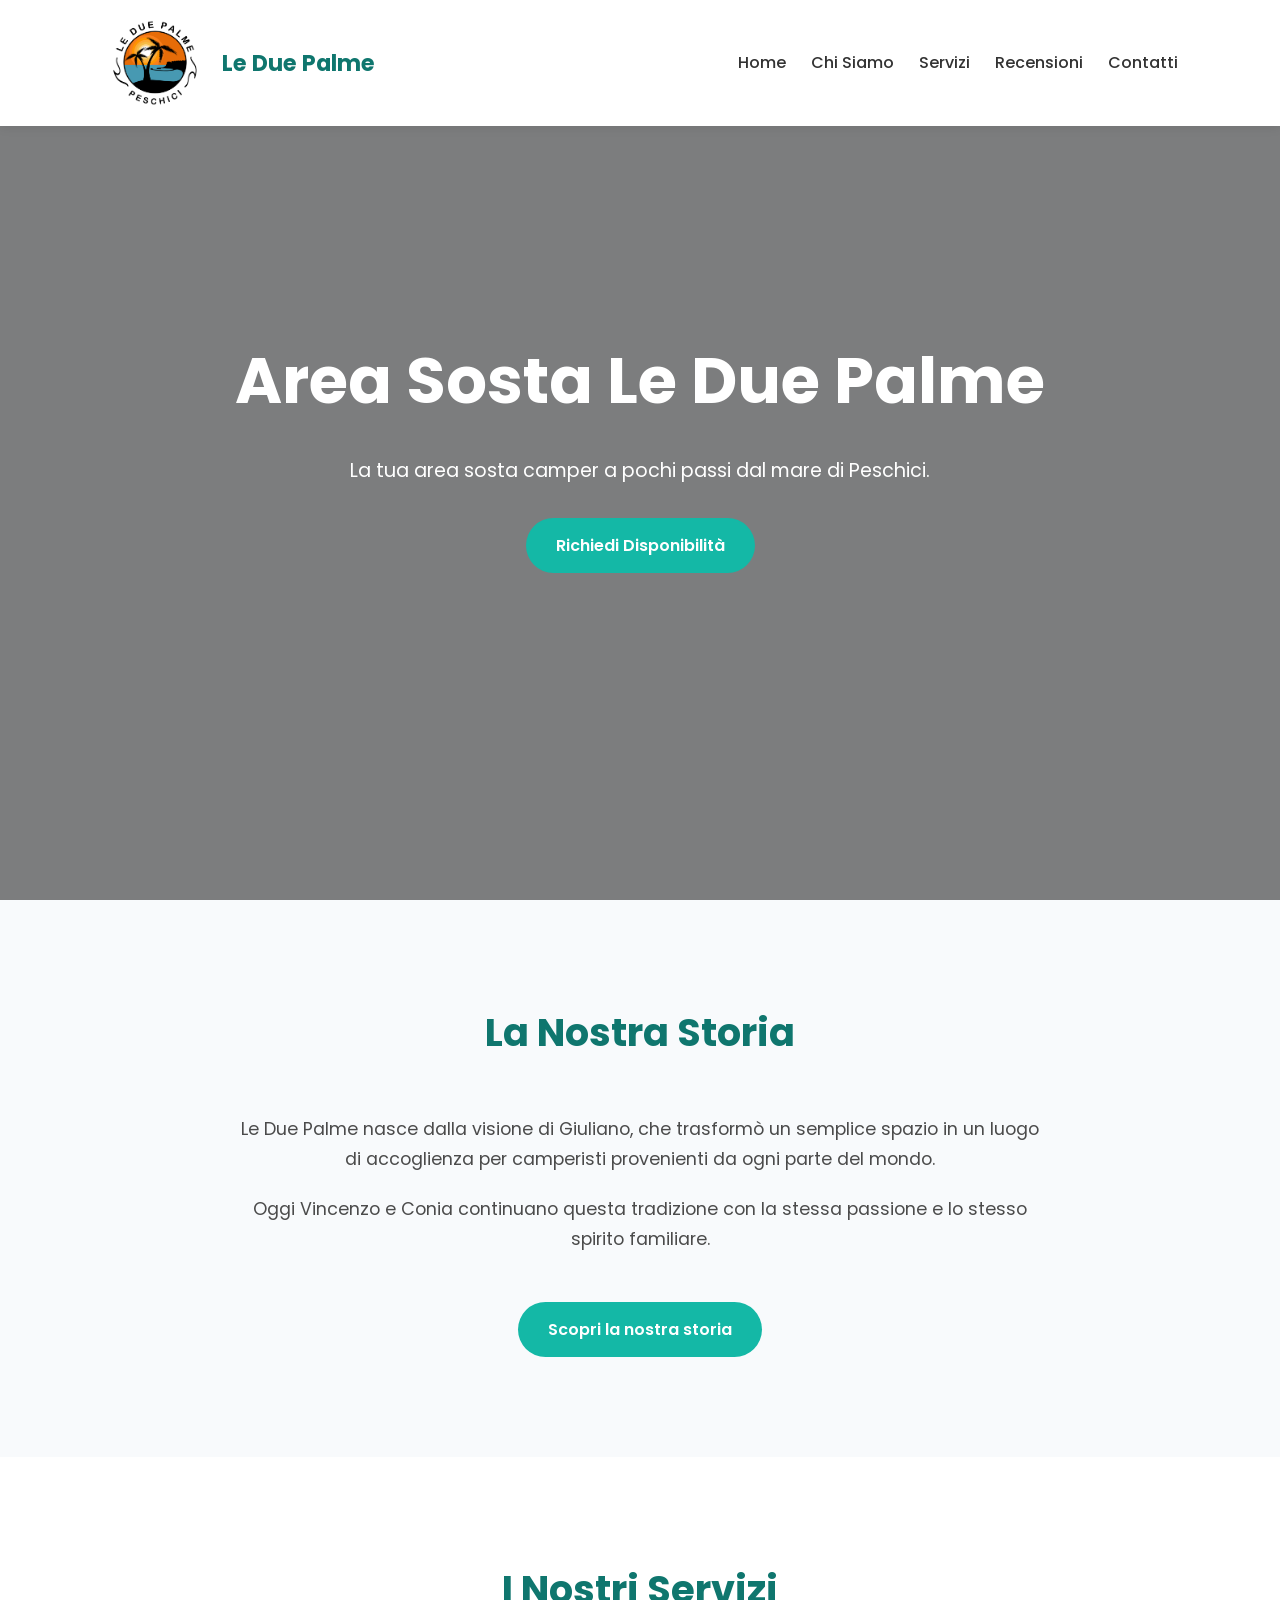
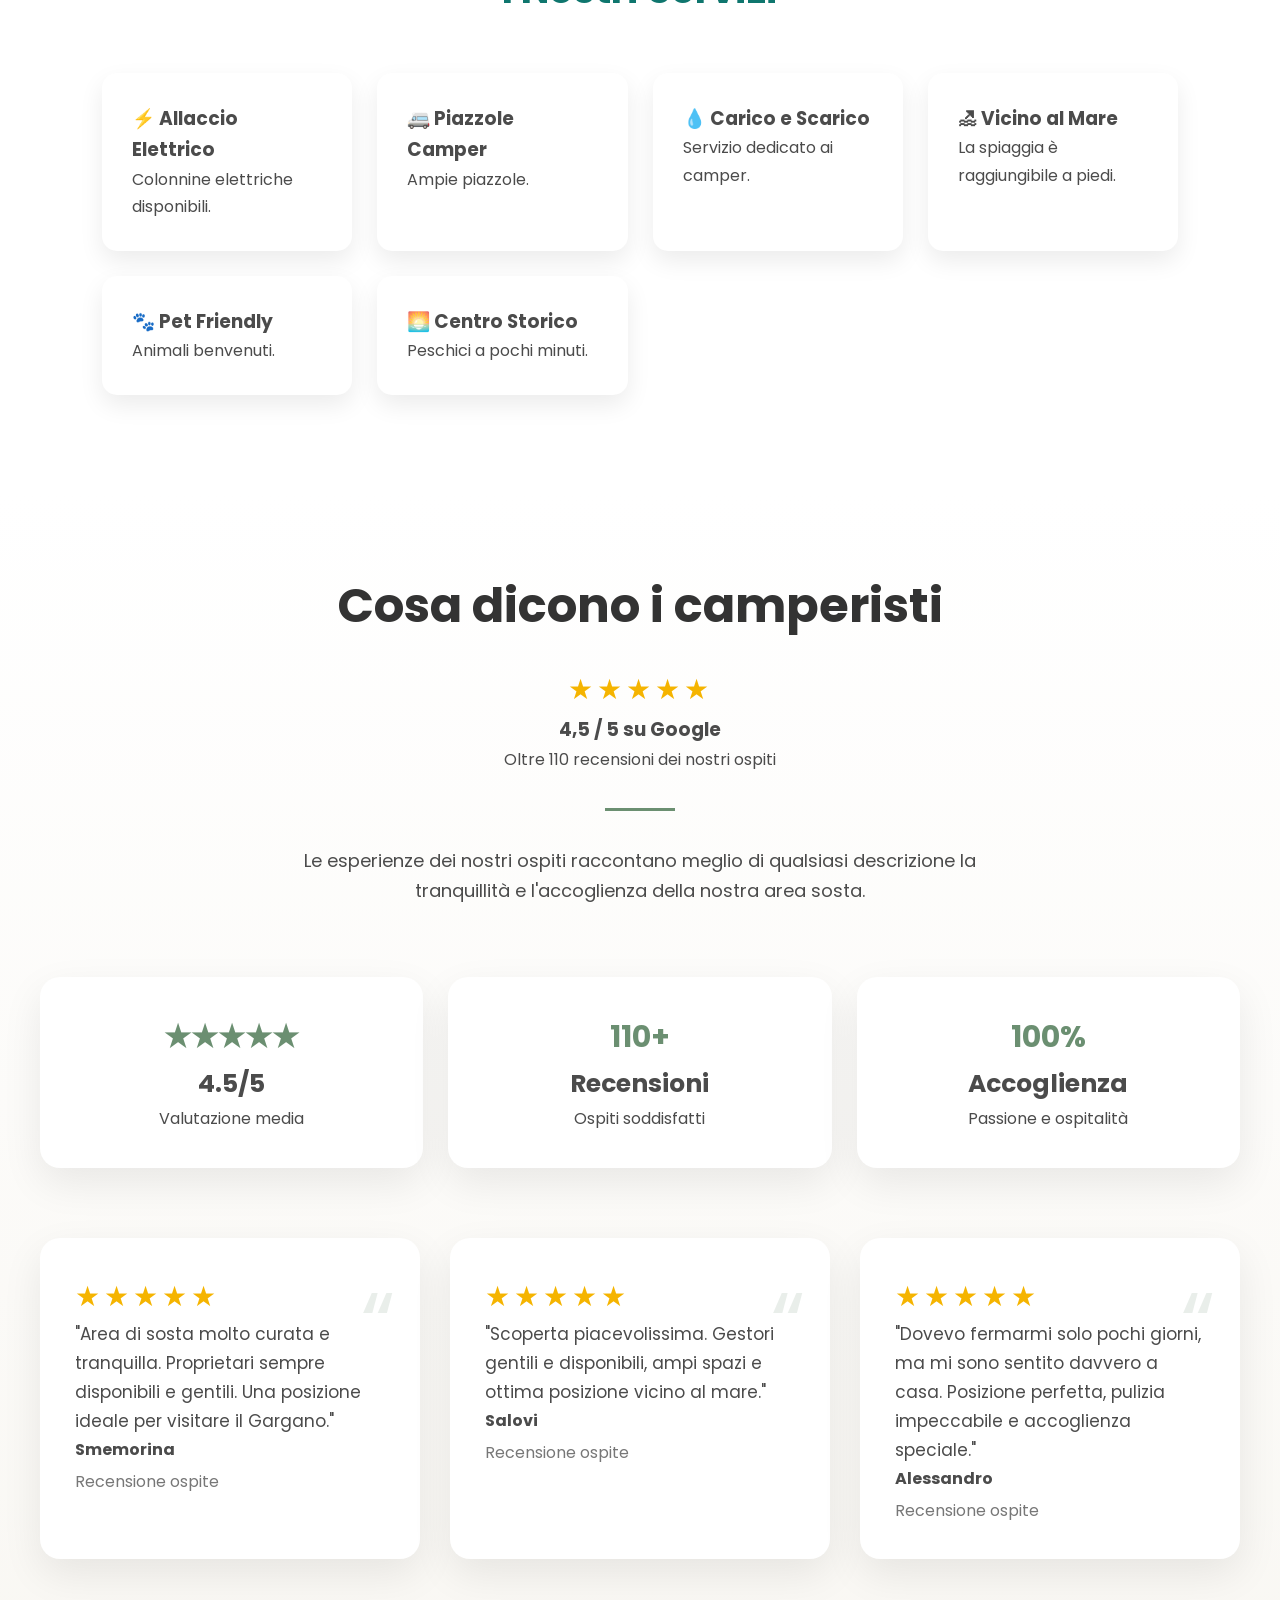
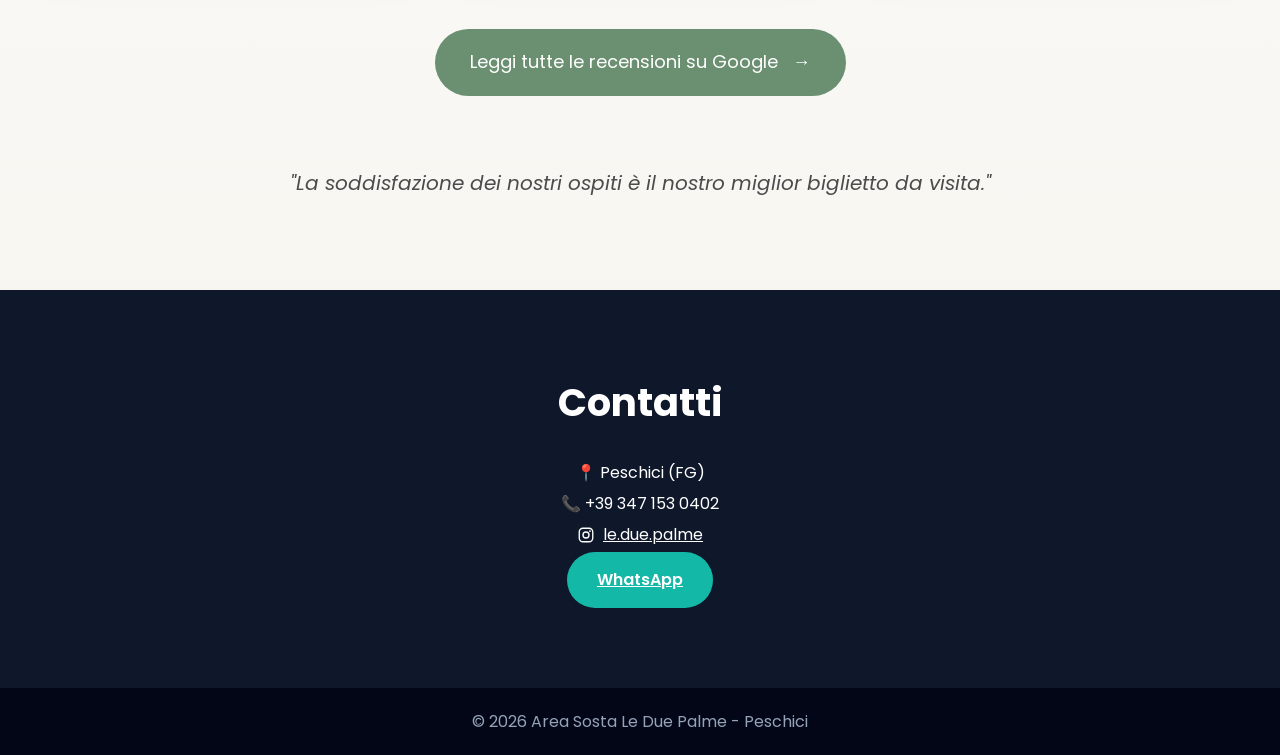
<file: index.html>
<!DOCTYPE html>
<html lang="it">
<head>
    <meta charset="UTF-8">
    <meta name="viewport" content="width=device-width, initial-scale=1.0">
    <link rel="canonical" href="https://www.leduepalme-peschici.it/">

    <title>Area Sosta Le Due Palme | Peschici</title>

    <meta name="description" content="Area Sosta Le Due Palme a Peschici. Piazzole camper, allaccio elettrico, carico e scarico, vicino al mare e al centro storico.">

    <link rel="stylesheet" href="style.css">
    <link rel="stylesheet" href="recensioni.css">

    <link href="https://fonts.googleapis.com/css2?family=Poppins:wght@300;400;500;600;700&display=swap" rel="stylesheet">
</head>

<body>

<nav>
    <div class="logo"><img src="immagini/logo.png" alt="Le Due Palme logo"> Le Due Palme</div>

    <button class="menu-toggle" aria-label="Apri menu" aria-expanded="false">☰</button>

    <ul class="nav-links" id="nav-links">
        <li><a href="#home">Home</a></li>
        <li><a href="chi-siamo.html">Chi Siamo</a></li>
        <li><a href="#servizi">Servizi</a></li>
        <li><a href="#recensioni">Recensioni</a></li>
        <li><a href="#contatti">Contatti</a></li>
    </ul>
</nav>

<header id="home">
    <div class="hero">
        <h1>Area Sosta Le Due Palme</h1>

        <p>
            La tua area sosta camper a pochi passi dal mare di Peschici.
        </p>

        <a href="#contatti" class="btn">
            Richiedi Disponibilità
        </a>
    </div>
</header>

<section id="chi-siamo">

<div class="section-title">
<h2>La Nostra Storia</h2>
</div>

<div class="about-preview">

<p>
Le Due Palme nasce dalla visione di Giuliano, che trasformò un semplice spazio in un luogo di accoglienza per camperisti provenienti da ogni parte del mondo.
</p>

<p>
Oggi Vincenzo e Conia continuano questa tradizione con la stessa passione e lo stesso spirito familiare.
</p>

<br>

<a href="chi-siamo.html" class="btn">
Scopri la nostra storia
</a>

</div>

</section>

<section id="servizi" class="services">

    <h2>I Nostri Servizi</h2>

    <div class="cards">

        <div class="card">
            <h3>⚡ Allaccio Elettrico</h3>
            <p>Colonnine elettriche disponibili.</p>
        </div>

        <div class="card">
            <h3>🚐 Piazzole Camper</h3>
            <p>Ampie piazzole.</p>
        </div>

        <div class="card">
            <h3>💧 Carico e Scarico</h3>
            <p>Servizio dedicato ai camper.</p>
        </div>

        <div class="card">
            <h3>🏖 Vicino al Mare</h3>
            <p>La spiaggia è raggiungibile a piedi.</p>
        </div>

        <div class="card">
            <h3>🐾 Pet Friendly</h3>
            <p>Animali benvenuti.</p>
        </div>

        <div class="card">
            <h3>🌅 Centro Storico</h3>
            <p>Peschici a pochi minuti.</p>
        </div>

    </div>

</section>

<section id="recensioni" class="reviews-section">

    <div class="container">

        <div class="reviews-header fade">

            <h1>Cosa dicono i camperisti</h1>
            <div class="stars">★★★★★</div>
            <h3>4,5 / 5 su Google</h3>
            <p>Oltre 110 recensioni dei nostri ospiti</p>

            <div class="line"></div>

            <p class="subtitle">
                Le esperienze dei nostri ospiti raccontano meglio di qualsiasi descrizione la tranquillità e l'accoglienza della nostra area sosta.
            </p>

        </div>

        <div class="numbers">
            <div class="number-box fade">
                <strong>★★★★★</strong>
                <span>4.5/5</span>
                <p>Valutazione media</p>
            </div>

            <div class="number-box fade">
                <strong>110+</strong>
                <span>Recensioni</span>
                <p>Ospiti soddisfatti</p>
            </div>

            <div class="number-box fade">
                <strong>100%</strong>
                <span>Accoglienza</span>
                <p>Passione e ospitalità</p>
            </div>
        </div>

        <div class="reviews-grid">
            <div class="review-card fade">
                <div class="quote">“</div>
                <div class="stars">★★★★★</div>
                <p>
                    "Area di sosta molto curata e tranquilla. Proprietari sempre disponibili e gentili. Una posizione ideale per visitare il Gargano."
                </p>
                <h4>Smemorina</h4>
                <span>Recensione ospite</span>
            </div>

            <div class="review-card fade">
                <div class="quote">“</div>
                <div class="stars">★★★★★</div>
                <p>
                    "Scoperta piacevolissima. Gestori gentili e disponibili, ampi spazi e ottima posizione vicino al mare."
                </p>
                <h4>Salovi</h4>
                <span>Recensione ospite</span>
            </div>

            <div class="review-card fade">
                <div class="quote">“</div>
                <div class="stars">★★★★★</div>
                <p>
                    "Dovevo fermarmi solo pochi giorni, ma mi sono sentito davvero a casa. Posizione perfetta, pulizia impeccabile e accoglienza speciale."
                </p>
                <h4>Alessandro</h4>
                <span>Recensione ospite</span>
            </div>
        </div>

        <div class="google-button fade">
            <a href="https://www.google.com/maps/search/?api=1&query=Le+Due+Palme+Peschici" target="_blank" rel="noopener">
                Leggi tutte le recensioni su Google
                <span>→</span>
            </a>
        </div>

        <p class="footer-text">"La soddisfazione dei nostri ospiti è il nostro miglior biglietto da visita."</p>

    </div>

</section>

<section id="contatti" class="contact">

    <h2>Contatti</h2>

    <p>📍 Peschici (FG)</p>

    <p>📞 +39 347 153 0402</p>

    <p class="instagram-line">
        <svg class="instagram-icon" viewBox="0 0 24 24" aria-hidden="true" focusable="false">
            <rect x="3" y="3" width="18" height="18" rx="5" fill="none" stroke="currentColor" stroke-width="1.8"></rect>
            <circle cx="12" cy="12" r="4" fill="none" stroke="currentColor" stroke-width="1.8"></circle>
            <circle cx="17.25" cy="6.75" r="1.25" fill="currentColor"></circle>
        </svg>
        <a href="https://www.instagram.com/le.due.palme?utm_source=ig_web_button_share_sheet&igsh=ZDNlZDc0MzIxNw==" target="_blank" rel="noopener">le.due.palme</a>
    </p>

    <a href="https://wa.me/393471530402" class="btn">
        WhatsApp
    </a>

</section>

<footer>
    © 2026 Area Sosta Le Due Palme - Peschici
</footer>

<script src="script.js"></script>
<script src="recensioni.js"></script>

</body>
</html>
</file>
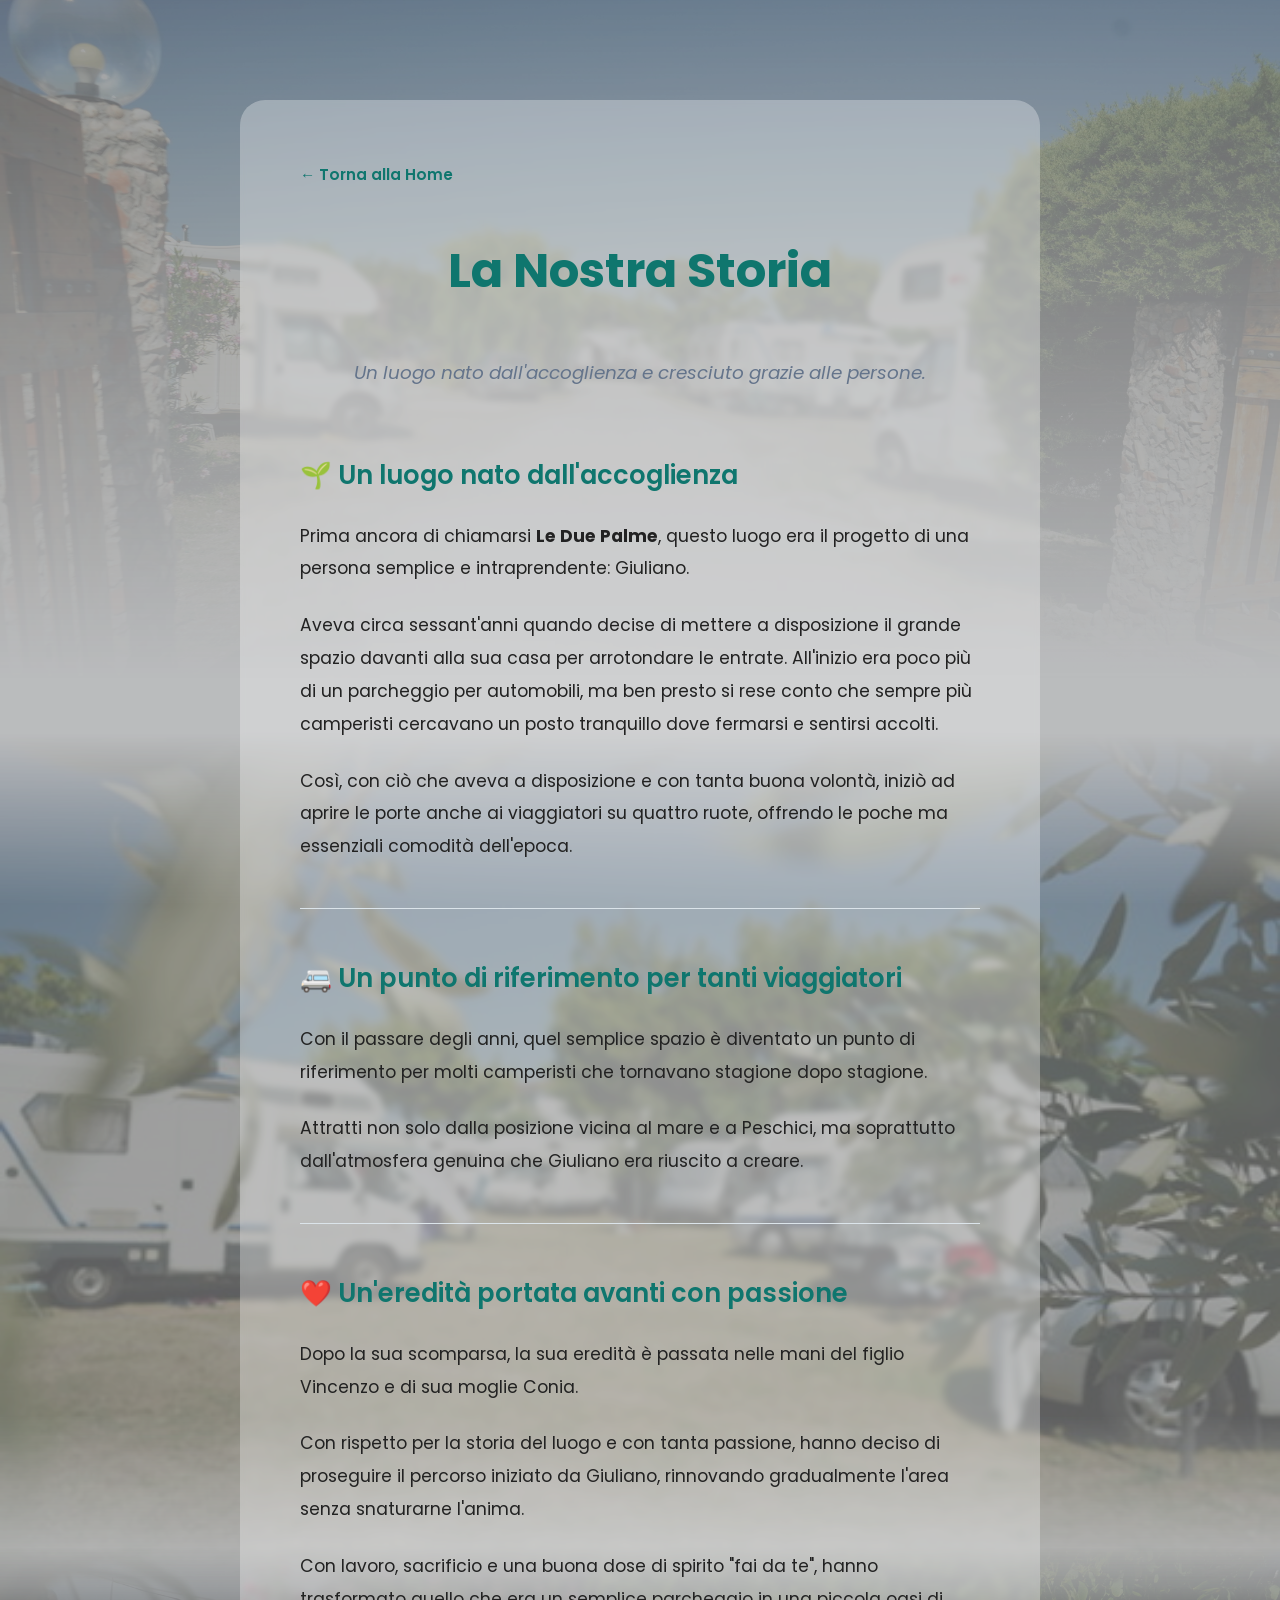
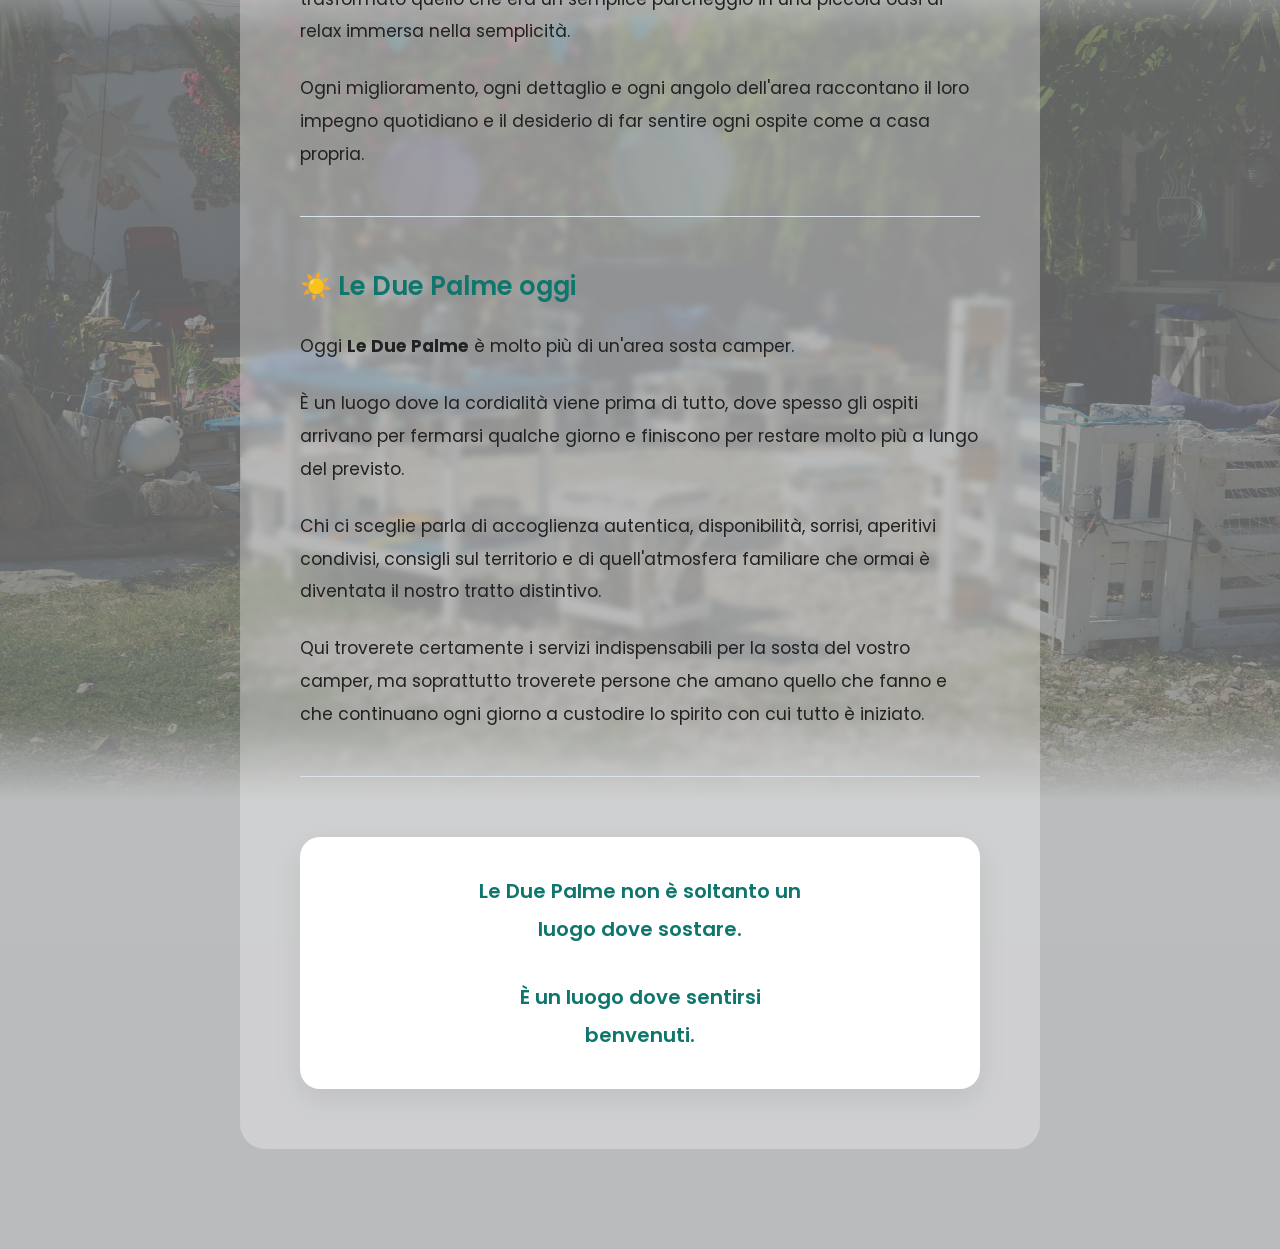
<file: chi-siamo.html>
<!DOCTYPE html>
<html lang="it">
<head>
<meta charset="UTF-8">
<meta name="viewport" content="width=device-width, initial-scale=1.0">
<link rel="canonical" href="https://www.leduepalme-peschici.it/chi-siamo.html">

<title>La Nostra Storia | Area Sosta Le Due Palme</title>

<link href="https://fonts.googleapis.com/css2?family=Poppins:wght@300;400;500;600;700&display=swap" rel="stylesheet">

<style>

*{
margin:0;
padding:0;
box-sizing:border-box;
font-family:'Poppins',sans-serif;
}

html{
scroll-behavior:smooth;
}

body{
line-height:1.9;
color:#222;
background:#f8fafc;
}

.story-section{
position:relative;
min-height:100vh;
padding:100px 8%;
overflow:hidden;
background-color:#f8fafc;
}

.story-bg{
position:absolute;
top:0;
left:0;
width:100%;
z-index:1;
display:flex;
flex-direction:column;
align-items:center;
pointer-events:none;
}

.story-bg img{
display:block;
width:100%;
height:auto;
max-width:none;
object-fit:cover;
opacity:0.5;
filter:brightness(0.72);
}

.story-bg img:first-child{
  -webkit-mask-image: linear-gradient(to bottom, rgba(0,0,0,1) 0%, rgba(0,0,0,0) 80%);
  mask-image: linear-gradient(to bottom, rgba(0,0,0,1) 0%, rgba(0,0,0,0) 80%);
}

.story-bg img:nth-child(2){
  -webkit-mask-image: linear-gradient(to bottom, rgba(0,0,0,0) 0%, rgba(0,0,0,1) 20%, rgba(0,0,0,1) 80%, rgba(0,0,0,0) 100%);
  mask-image: linear-gradient(to bottom, rgba(0,0,0,0) 0%, rgba(0,0,0,1) 20%, rgba(0,0,0,1) 80%, rgba(0,0,0,0) 100%);
  margin-top: -120px;
}

/* photo 3: same parameters as photo 1, but hide top and bottom edges */
.story-bg img:nth-child(3){
  display:block;
  width:100%;
  height:auto;
  max-width:none;
  object-fit:cover;
  opacity:0.5;
  filter:brightness(0.72);
  -webkit-mask-image: linear-gradient(to bottom, rgba(0,0,0,0) 0%, rgba(0,0,0,0.95) 10%, rgba(0,0,0,0.95) 90%, rgba(0,0,0,0) 100%);
  mask-image: linear-gradient(to bottom, rgba(0,0,0,0) 0%, rgba(0,0,0,0.95) 10%, rgba(0,0,0,0.95) 90%, rgba(0,0,0,0) 100%);
  margin-top: -40px;
}

.story-section::before{
content:"";
position:absolute;
inset:0;
background:rgba(0,0,0,.25);
z-index:2;
}

.story-content{
position:relative;
z-index:3;
max-width:800px;
margin:auto;
padding:60px;
border-radius:25px;
background:rgba(255,255,255,.3);
backdrop-filter:blur(3px);
}

.back-home{
display:inline-block;
margin-bottom:35px;
text-decoration:none;
color:#0f766e;
font-weight:600;
font-size:0.95rem;
}

.back-home:hover{
opacity:.8;
}

.story-content h1{
text-align:center;
color:#0f766e;
font-size:3rem;
margin-bottom:40px;
}

.story-content p{
margin-bottom:24px;
font-size:1.08rem;
}

.story-block{
margin-bottom:20px;
}

.story-block h2{
color:#0f766e;
font-size:1.6rem;
margin-bottom:20px;
font-weight:600;
}

.story-divider{
border:none;
height:1px;
background:#dbe4ea;
margin:45px 0;
}

.quote-box{
margin-top:60px;
padding:35px;
background:white;
border-radius:20px;
text-align:center;
box-shadow:0 10px 30px rgba(0,0,0,.08);
}

.quote-box p{
margin:0;
font-size:1.25rem;
font-weight:600;
color:#0f766e;
}

.quote-box p:last-child{
margin-top:10px;
}

.highlight{
font-size:1.2rem;
font-weight:600;
text-align:center;
margin-top:40px;
color:#0f766e;
}

@media(max-width:768px){

.story-section{
padding:40px 20px;
}

.story-content{
padding:30px;
}

.story-content h1{
font-size:2.2rem;
}

.story-content p{
font-size:1rem;
}

}

</style>
</head>

<body>

<section class="story-section">

<div class="story-bg">
  <img src="immagini/sfondo-area.jpeg" alt="">
  <img src="immagini/sfondo-area-2.jpeg" alt="">
  <img src="immagini/sfondo-area-3.jpeg" alt="">
</div>

<div class="story-content">

<a href="index.html" class="back-home">
← Torna alla Home
</a>

<h1>La Nostra Storia</h1>

<p style="text-align:center;font-size:1.15rem;color:#64748b;margin-bottom:60px;font-style:italic;">
Un luogo nato dall'accoglienza e cresciuto grazie alle persone.
</p>

<div class="story-block">

<h2>🌱 Un luogo nato dall'accoglienza</h2>

<p>
Prima ancora di chiamarsi <strong>Le Due Palme</strong>, questo luogo era il progetto di una persona semplice e intraprendente: Giuliano.
</p>

<p>
Aveva circa sessant'anni quando decise di mettere a disposizione il grande spazio davanti alla sua casa per arrotondare le entrate. All'inizio era poco più di un parcheggio per automobili, ma ben presto si rese conto che sempre più camperisti cercavano un posto tranquillo dove fermarsi e sentirsi accolti.
</p>

<p>
Così, con ciò che aveva a disposizione e con tanta buona volontà, iniziò ad aprire le porte anche ai viaggiatori su quattro ruote, offrendo le poche ma essenziali comodità dell'epoca.
</p>

</div>

<hr class="story-divider">

<div class="story-block">

<h2>🚐 Un punto di riferimento per tanti viaggiatori</h2>

<p>
Con il passare degli anni, quel semplice spazio è diventato un punto di riferimento per molti camperisti che tornavano stagione dopo stagione.
</p>

<p>
Attratti non solo dalla posizione vicina al mare e a Peschici, ma soprattutto dall'atmosfera genuina che Giuliano era riuscito a creare.
</p>

</div>

<hr class="story-divider">

<div class="story-block">

<h2>❤️ Un'eredità portata avanti con passione</h2>

<p>
Dopo la sua scomparsa, la sua eredità è passata nelle mani del figlio Vincenzo e di sua moglie Conia.
</p>

<p>
Con rispetto per la storia del luogo e con tanta passione, hanno deciso di proseguire il percorso iniziato da Giuliano, rinnovando gradualmente l'area senza snaturarne l'anima.
</p>

<p>
Con lavoro, sacrificio e una buona dose di spirito "fai da te", hanno trasformato quello che era un semplice parcheggio in una piccola oasi di relax immersa nella semplicità.
</p>

<p>
Ogni miglioramento, ogni dettaglio e ogni angolo dell'area raccontano il loro impegno quotidiano e il desiderio di far sentire ogni ospite come a casa propria.
</p>

</div>

<hr class="story-divider">

<div class="story-block">

<h2>☀️ Le Due Palme oggi</h2>

<p>
Oggi <strong>Le Due Palme</strong> è molto più di un'area sosta camper.
</p>

<p>
È un luogo dove la cordialità viene prima di tutto, dove spesso gli ospiti arrivano per fermarsi qualche giorno e finiscono per restare molto più a lungo del previsto.
</p>

<p>
Chi ci sceglie parla di accoglienza autentica, disponibilità, sorrisi, aperitivi condivisi, consigli sul territorio e di quell'atmosfera familiare che ormai è diventata il nostro tratto distintivo.
</p>

<p>
Qui troverete certamente i servizi indispensabili per la sosta del vostro camper, ma soprattutto troverete persone che amano quello che fanno e che continuano ogni giorno a custodire lo spirito con cui tutto è iniziato.
</p>

</div>

<hr class="story-divider">

<div class="quote-box">
<p>Le Due Palme non è soltanto un<br>luogo dove sostare.</p>
<p style="margin-top:30px;">È un luogo dove sentirsi<br>benvenuti.</p>
</div>

</div>

</section>

</body>
</html>
</file>
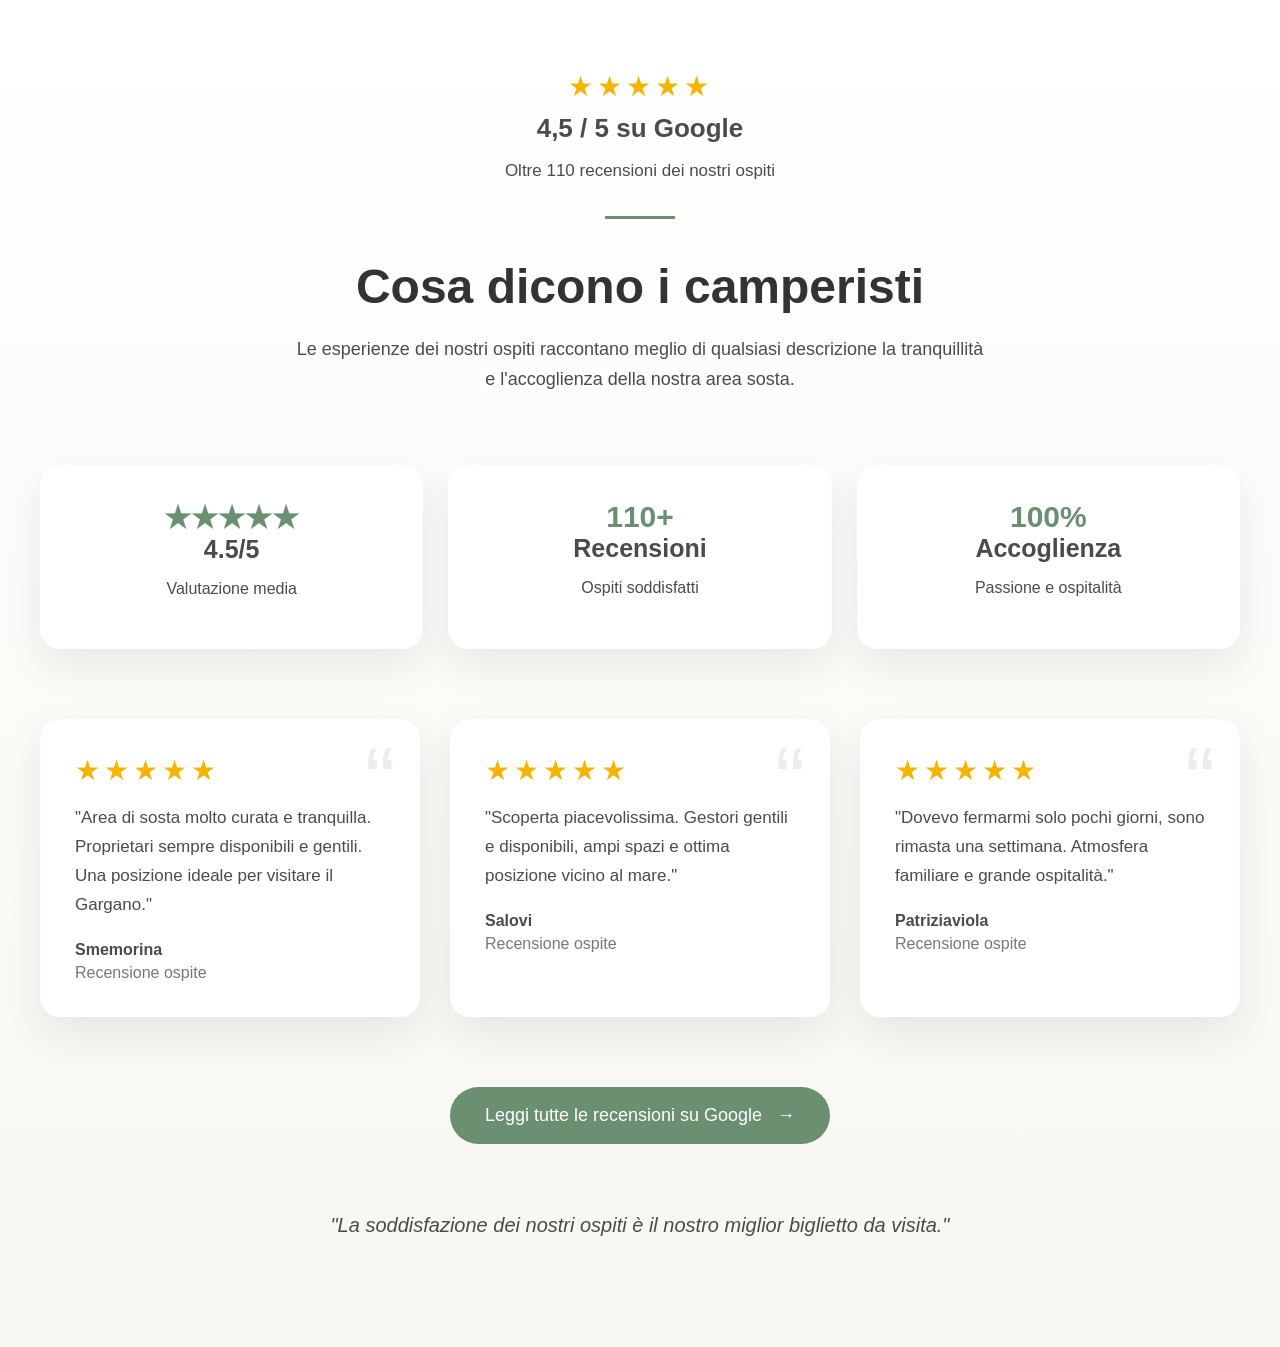
<file: recensioni.html>
<!DOCTYPE html>
<html lang="it">
<head>
<meta charset="UTF-8">
<meta name="viewport" content="width=device-width, initial-scale=1.0">

<title>Recensioni - Sosta Camper Le Due Palme</title>

<link rel="stylesheet" href="recensioni.css">

</head>

<body>


<section class="reviews-section">


<div class="container">


<!-- HEADER -->

<div class="reviews-header fade">

<div class="rating">

<div class="stars">
★★★★★
</div>

<h3>4,5 / 5 su Google</h3>

<p>
Oltre 110 recensioni dei nostri ospiti
</p>

</div>


<div class="line"></div>


<h1>
Cosa dicono i camperisti
</h1>


<p class="subtitle">

Le esperienze dei nostri ospiti raccontano meglio di qualsiasi descrizione
la tranquillità e l'accoglienza della nostra area sosta.

</p>


</div>




<!-- NUMERI -->


<div class="numbers">


<div class="number-box fade">

<strong>★★★★★</strong>

<span>
4.5/5
</span>

<p>
Valutazione media
</p>

</div>



<div class="number-box fade">

<strong>
110+
</strong>

<span>
Recensioni
</span>

<p>
Ospiti soddisfatti
</p>

</div>




<div class="number-box fade">

<strong>
100%
</strong>

<span>
Accoglienza
</span>

<p>
Passione e ospitalità
</p>

</div>


</div>






<!-- CARD RECENSIONI -->


<div class="reviews-grid">



<div class="review-card fade">

<div class="quote">
“
</div>

<div class="stars">
★★★★★
</div>


<p>

"Area di sosta molto curata e tranquilla.
Proprietari sempre disponibili e gentili.
Una posizione ideale per visitare il Gargano."

</p>


<h4>
Smemorina
</h4>

<span>
Recensione ospite
</span>


</div>





<div class="review-card fade">

<div class="quote">
“
</div>

<div class="stars">
★★★★★
</div>


<p>

"Scoperta piacevolissima.
Gestori gentili e disponibili,
ampi spazi e ottima posizione vicino al mare."

</p>


<h4>
Salovi
</h4>


<span>
Recensione ospite
</span>


</div>






<div class="review-card fade">

<div class="quote">
“
</div>


<div class="stars">
★★★★★
</div>


<p>

"Dovevo fermarmi solo pochi giorni,
sono rimasta una settimana.
Atmosfera familiare e grande ospitalità."

</p>


<h4>
Patriziaviola
</h4>


<span>
Recensione ospite
</span>


</div>



</div>







<!-- PULSANTE -->


<div class="google-button fade">

<a href="https://www.google.com/maps/search/?api=1&query=Le+Due+Palme+Peschici" target="_blank" rel="noopener">

Leggi tutte le recensioni su Google

<span>
→
</span>

</a>

</div>





<p class="footer-text">

"La soddisfazione dei nostri ospiti è il nostro miglior biglietto da visita."

</p>



</div>


</section>



<script src="recensioni.js"></script>

</body>
</html>
</file>
<file: style.css>
*{
margin:0;
padding:0;
box-sizing:border-box;
font-family:'Poppins',sans-serif;
}

html{
scroll-behavior:smooth;
}

body{
background:#f8fafc;
color:#222;
line-height:1.7;
overflow-x:hidden;
}

nav{
position:fixed;
top:0;
left:0;
width:100%;
display:flex;
justify-content:space-between;
align-items:center;
flex-wrap:wrap;
gap:12px;
padding:20px 8%;
background:white;
box-shadow:0 2px 10px rgba(0,0,0,.08);
z-index:999;
}

.logo{
font-size:1.4rem;
font-weight:700;
color:#0f766e;
display:flex;
align-items:center;
}

.logo img{
height:86px;
margin-right:10px;
}

nav ul{
display:flex;
list-style:none;
gap:25px;
}

.menu-toggle{
display:none;
background:#ecfeff;
border:1px solid #99f6e4;
font-size:1.7rem;
color:#0f766e;
cursor:pointer;
border-radius:12px;
padding:6px 10px;
line-height:1;
}

nav a{
text-decoration:none;
color:#333;
font-weight:500;
}

header{
height:100vh;
display:flex;
justify-content:center;
align-items:center;
text-align:center;
background:
linear-gradient(rgba(0,0,0,.5),rgba(0,0,0,.5)),
url('https://images.unsplash.com/photo-1507525428034-b723cf961d3e?w=1600');
background-size:cover;
background-position:center;
color:white;
}

.hero h1{
font-size:clamp(2.6rem,7vw,4rem);
margin-bottom:20px;
color:white;
}

.hero p{
font-size:clamp(1rem,2.8vw,1.2rem);
margin-bottom:30px;
}

.btn{
display:inline-block;
background:#14b8a6;
color:white;
padding:14px 30px;
border-radius:50px;
text-decoration:none;
font-weight:600;
transition:.3s;
}

.btn:hover{
transform:translateY(-3px);
}

section{
padding:100px 8%;
}

h2{
text-align:center;
margin-bottom:50px;
font-size:clamp(2rem,4vw,2.4rem);
color:#0f766e;
}

.about{
display:grid;
grid-template-columns:1fr 1fr;
gap:40px;
align-items:center;
}

.about img{
width:100%;
border-radius:20px;
}

.services{
background:white;
}

.cards{
display:grid;
grid-template-columns:repeat(auto-fit,minmax(250px,1fr));
gap:25px;
}

.card{
background:white;
padding:30px;
border-radius:15px;
box-shadow:0 10px 25px rgba(0,0,0,.08);
transition:.3s;
}

.card:hover{
transform:translateY(-8px);
}

.gallery{
display:grid;
grid-template-columns:repeat(auto-fit,minmax(300px,1fr));
gap:20px;
}

.gallery img{
width:100%;
height:300px;
object-fit:cover;
border-radius:15px;
}

.contact{
text-align:center;
background:#0f172a;
color:white;
padding:80px 8%;
}

.contact h2{
color:white;
margin-bottom:24px;
}

.contact p{
margin:4px 0;
}

.instagram-line{
display:flex;
justify-content:center;
align-items:center;
gap:8px;
}

.instagram-icon{
width:18px;
height:18px;
flex:0 0 18px;
}

.contact a{
color:white;
text-decoration:underline;
}

.contact a:hover{
opacity:0.85;
}

footer{
background:#020617;
color:#94a3b8;
text-align:center;
padding:20px;
}

footer a{
color:white;
text-decoration:none;
}

footer a:hover{
opacity:0.85;
}

@media(max-width:768px){

section{
padding:80px 5%;
}

.hero h1{
font-size:clamp(2.3rem,8vw,3rem);
}

.hero p{
font-size:1rem;
}

.about{
grid-template-columns:1fr;
}

nav{
padding:14px 5%;
position:fixed;
}

.menu-toggle{
display:block;
}

.nav-links{
display:none;
position:absolute;
top:calc(100% + 8px);
right:5%;
width:min(280px, calc(100vw - 24px));
flex-direction:column;
align-items:flex-start;
gap:0;
background:white;
border-radius:18px;
box-shadow:0 16px 40px rgba(15,23,42,.18);
padding:10px;
}

.nav-links li{
width:100%;
}

.nav-links a{
display:block;
padding:12px 14px;
border-radius:10px;
}

.nav-links a:hover{
background:#f8fafc;
}

.nav-links.open{
display:flex;
}

nav a{
font-size:.95rem;
}

.logo{
width:100%;
justify-content:center;
}

.contact{
padding:70px 5%;
}

.instagram-line{
flex-wrap:wrap;
}

}

@media(max-width:480px){

nav{
padding:12px 4%;
}

nav ul{
gap:10px;
}

nav a{
font-size:.9rem;
}

.btn{
padding:12px 22px;
width:100%;
max-width:280px;
text-align:center;
}

.card,
.number-box,
.review-card{
padding:24px;
}

}

.about-preview{
max-width:800px;
margin:auto;
text-align:center;
}

.about-preview p{
margin-bottom:20px;
font-size:1.1rem;
}
</file>
<file: recensioni.css>
:root {
  --verde: #6b8f71;
  --verde-scuro: #55745a;
  --beige: #f8f6f1;
  --testo: #4b4b4b;
  --oro: #f5b400;
}

* {
  box-sizing: border-box;
}

body {
  margin: 0;
  font-family: 'Segoe UI', Arial, sans-serif;
  color: var(--testo);
}

.reviews-section {
  padding: 70px 20px 90px;
  background: linear-gradient(180deg, #ffffff, var(--beige));
}

.container {
  max-width: 1200px;
  margin: auto;
}

.reviews-header {
  text-align: center;
}

.rating .stars,
.stars {
  color: var(--oro);
  font-size: 28px;
  letter-spacing: 4px;
}

.rating h3 {
  margin: 10px 0;
  font-size: 26px;
}

.rating p {
  font-size: 17px;
}

.line {
  width: 70px;
  height: 3px;
  background: var(--verde);
  margin: 35px auto;
}

h1 {
  font-size: clamp(2.4rem, 6vw, 48px);
  margin-bottom: 20px;
  color: #333;
}

.subtitle {
  max-width: 700px;
  margin: auto;
  font-size: 18px;
  line-height: 1.7;
}

.numbers {
  display: grid;
  grid-template-columns: repeat(3, 1fr);
  gap: 25px;
  margin: 70px 0;
}

.number-box {
  background: white;
  padding: 35px;
  text-align: center;
  border-radius: 20px;
  box-shadow: 0 15px 40px rgba(0, 0, 0, 0.08);
}

.number-box strong {
  display: block;
  font-size: 30px;
  color: var(--verde);
}

.number-box span {
  font-size: 25px;
  font-weight: bold;
}

.reviews-grid {
  display: grid;
  grid-template-columns: repeat(3, 1fr);
  gap: 30px;
}

.review-card {
  background: white;
  padding: 35px;
  border-radius: 20px;
  position: relative;
  box-shadow: 0 15px 40px rgba(0, 0, 0, 0.08);
  transition: 0.35s;
}

.review-card:hover {
  transform: translateY(-8px);
  box-shadow: 0 25px 50px rgba(0, 0, 0, 0.15);
}

.quote {
  position: absolute;
  right: 25px;
  top: 10px;
  font-size: 90px;
  color: rgba(107, 143, 113, 0.15);
}

.review-card p {
  font-size: 17px;
  line-height: 1.7;
}

.review-card h4 {
  margin-bottom: 5px;
}

.review-card span {
  color: #777;
}

.google-button {
  text-align: center;
  margin-top: 70px;
}

.google-button a {
  display: inline-flex;
  align-items: center;
  gap: 15px;
  background: var(--verde);
  color: white;
  padding: 18px 35px;
  border-radius: 50px;
  text-decoration: none;
  font-size: 18px;
  transition: 0.3s;
}

.google-button a:hover {
  background: var(--verde-scuro);
}

.google-button span {
  transition: 0.3s;
}

.google-button a:hover span {
  transform: translateX(8px);
}

.footer-text {
  text-align: center;
  font-size: 20px;
  margin-top: 70px;
  font-style: italic;
}

.fade {
  opacity: 0;
  transform: translateY(40px);
  transition: opacity 0.8s ease, transform 0.8s ease;
}

.fade.visible {
  opacity: 1;
  transform: none;
}

@media (max-width: 900px) {
  h1 {
    font-size: clamp(2rem, 7vw, 36px);
  }

  .numbers,
  .reviews-grid {
    grid-template-columns: 1fr;
  }

  .reviews-section {
    padding: 80px 20px;
  }
}

@media (max-width: 480px) {
  .reviews-section {
    padding: 70px 16px;
  }

  .google-button a {
    width: 100%;
    justify-content: center;
    font-size: 16px;
  }
}
</file>
